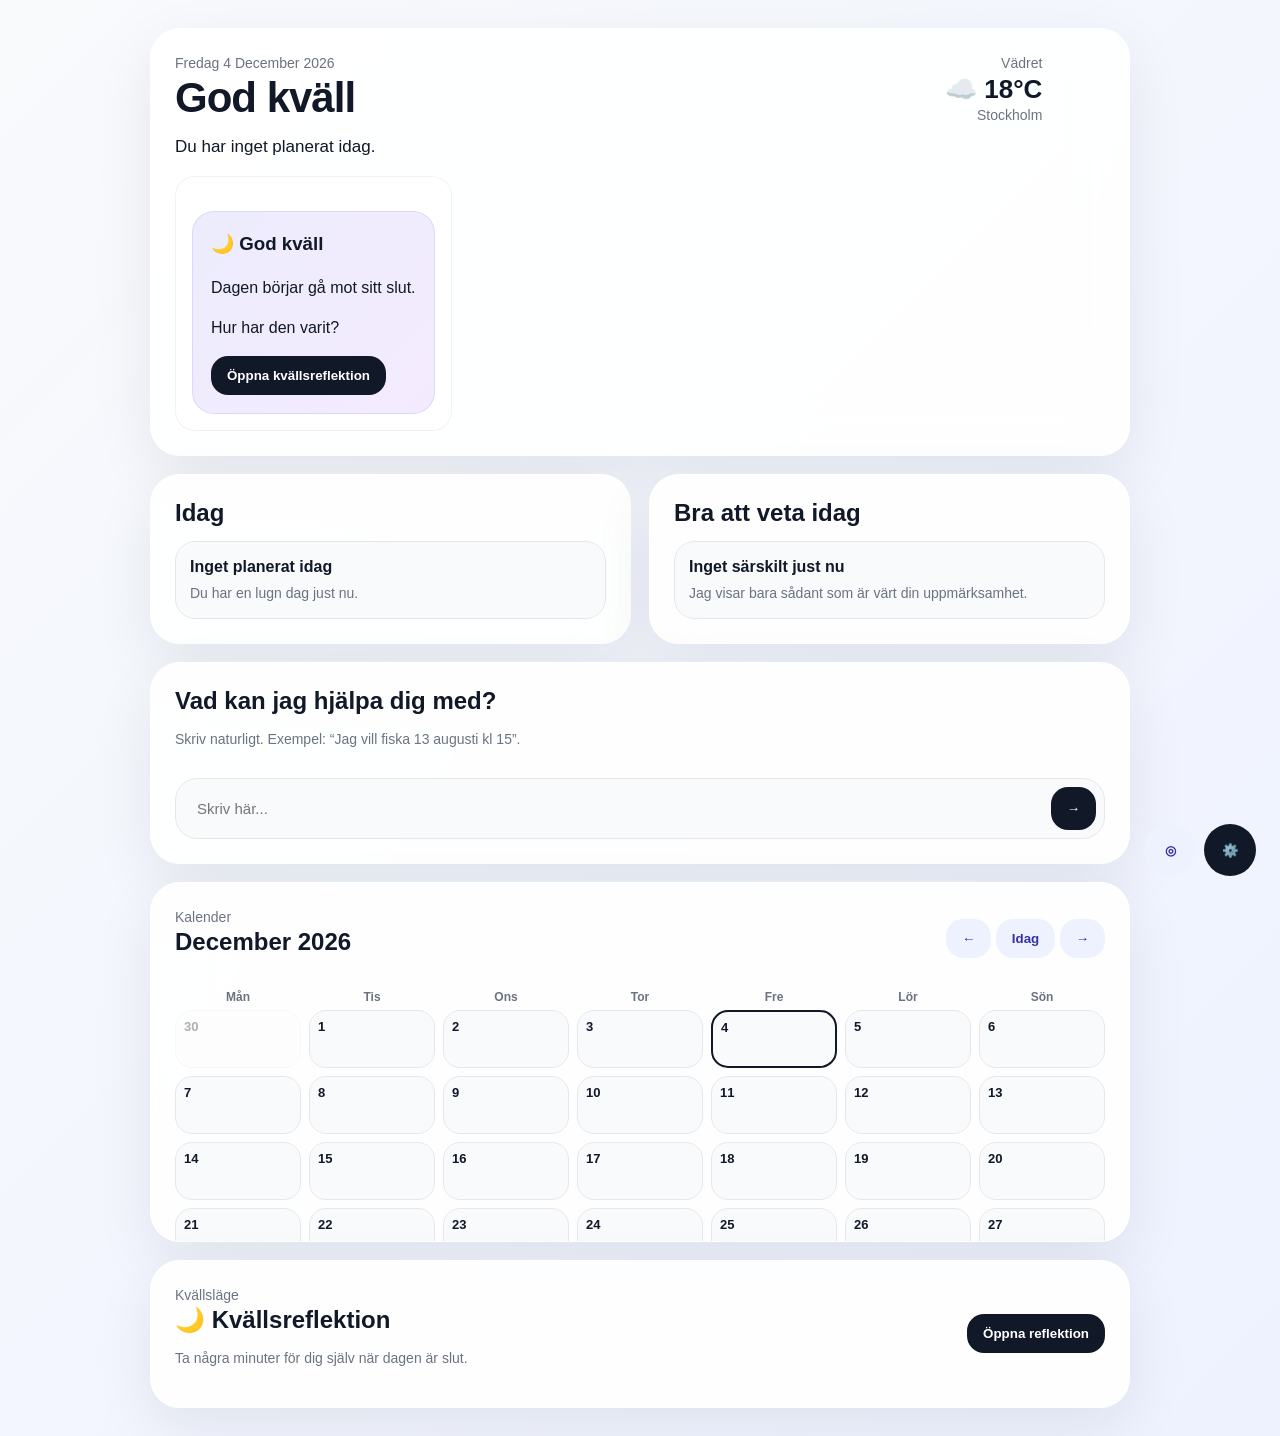
<file: index.html>
<!DOCTYPE html>
<html lang="sv">
<head>
  <meta charset="UTF-8" />
  <meta name="viewport" content="width=device-width, initial-scale=1.0" />
  <title>MyDay</title>

  <link rel="stylesheet" href="style.css" />
  <link rel="manifest" href="manifest.json" />
  <meta name="theme-color" content="#111827" />
</head>

<body>
  <div id="overlay" class="overlay" onclick="closeAllPopups()"></div>

  <button class="floating-button memory-button" onclick="openMemory()">◎</button>
  <button class="floating-button settings-button" onclick="openSettings()">⚙️</button>

  <main class="page">
    <section class="app">

      <section class="card top">
        <div>
          <div class="muted" id="dateText"></div>
          <h1 id="greeting">God dag</h1>
          <div id="dailySummary" class="summary"></div>
          <div id="focusCard" class="focus-card"></div>
        </div>

        <div id="weatherCard" class="weather weather-card" onclick="openWeather()">
          <div class="weather-header">
            <div>
              <div class="muted">Vädret</div>
              <strong>☁️ 18°C</strong>
              <div id="weatherCity" class="muted">Stockholm</div>
            </div>

            <button
              id="weatherCloseBtn"
              style="display:none;"
              onclick="event.stopPropagation(); closeAllPopups()"
            >
              Stäng
            </button>
          </div>

          <div id="forecast" class="forecast-grid" style="display:none;">
            <div class="forecast-day">Mån<br>☁️<br><strong>18°</strong></div>
            <div class="forecast-day">Tis<br>🌤️<br><strong>21°</strong></div>
            <div class="forecast-day">Ons<br>🌧️<br><strong>16°</strong></div>
            <div class="forecast-day">Tor<br>☀️<br><strong>23°</strong></div>
            <div class="forecast-day">Fre<br>☀️<br><strong>24°</strong></div>
            <div class="forecast-day">Lör<br>🌤️<br><strong>20°</strong></div>
            <div class="forecast-day">Sön<br>🌧️<br><strong>17°</strong></div>
          </div>
        </div>
      </section>

      <section class="grid">
        <section class="card">
          <h2>Idag</h2>
          <div id="todayList" class="list"></div>
        </section>

        <section class="card">
          <h2>Bra att veta idag</h2>
          <div id="goodToKnowList" class="list"></div>
        </section>
      </section>

      <section class="card assistant">
        <div>
          <h2>Vad kan jag hjälpa dig med?</h2>
          <p class="muted">
            Skriv naturligt. Exempel: “Jag vill fiska 13 augusti kl 15”.
          </p>
        </div>

        <div id="chat" class="chat"></div>

        <div class="input-row">
          <input id="userInput" placeholder="Skriv här..." />
          <button onclick="sendMessage()">→</button>
        </div>
      </section>

      <section id="calendarCard" class="card calendar-card" onclick="openCalendar()">
        <div class="calendar-header">
          <div>
            <div class="muted">Kalender</div>
            <h2 id="monthTitle"></h2>
          </div>

          <div>
            <button class="secondary" onclick="event.stopPropagation(); previousMonth()">←</button>
            <button class="secondary" onclick="event.stopPropagation(); goToday()">Idag</button>
            <button class="secondary" onclick="event.stopPropagation(); nextMonth()">→</button>
            <button
              id="closeBtn"
              style="display:none;"
              onclick="event.stopPropagation(); closeAllPopups()"
            >
              Stäng
            </button>
          </div>
        </div>

        <div class="weekdays">
          <div class="weekday">Mån</div>
          <div class="weekday">Tis</div>
          <div class="weekday">Ons</div>
          <div class="weekday">Tor</div>
          <div class="weekday">Fre</div>
          <div class="weekday">Lör</div>
          <div class="weekday">Sön</div>
        </div>

        <div id="calendarGrid" class="calendar-grid"></div>
      </section>

      <section class="card evening-entry-card">
        <div>
          <div class="muted">Kvällsläge</div>
          <h2>🌙 Kvällsreflektion</h2>
          <p class="muted">Ta några minuter för dig själv när dagen är slut.</p>
        </div>

        <button onclick="openEveningMode()">Öppna reflektion</button>
      </section>

    </section>
  </main>

  <section id="dayPanel" class="card day-panel">
    <div class="settings-header">
      <div>
        <div class="muted">Dagsvy</div>
        <h1 id="selectedDayTitle"></h1>
        <div id="selectedDaySummary" class="muted"></div>
      </div>

      <button onclick="closeAllPopups()">Stäng</button>
    </div>

    <h2>Bokat</h2>
    <div id="selectedDayEvents" class="day-events"></div>

    <h2 id="eventFormTitle">Lägg till</h2>

    <div class="event-form">
      <div>
        <label>Vad?</label>
        <div class="field">
          <input id="newEventTitle" placeholder="Exempel: Handla" />
        </div>
      </div>

      <div>
        <label>Tid</label>
        <div class="field">
          <input id="newEventTime" placeholder="17:00" />
        </div>
      </div>

      <div>
        <label>Längd</label>
        <div class="field">
          <input id="newEventDuration" placeholder="60" />
        </div>
      </div>

      <div>
        <label>Anteckning</label>
        <div class="field">
          <textarea
            id="newEventNote"
            placeholder="Exempel:
1 gurka
1 macka
1 päron"
          ></textarea>
        </div>
      </div>

      <div style="display:flex; gap:10px; align-items:end; flex-wrap:wrap;">
        <button id="saveEventButton" onclick="addEventFromDayPanel()">Spara händelse</button>
        <button class="secondary" onclick="resetEventForm()">Avbryt</button>
      </div>
    </div>
  </section>

  <section id="settingsCard" class="card settings-card">
    <div class="settings-header">
      <div>
        <div class="muted">Inställningar</div>
        <h1>Anpassa</h1>
      </div>

      <button onclick="closeAllPopups()">Stäng</button>
    </div>

    <div class="settings-grid">
      <div>
        <label>Plats för väder</label>
        <div class="field">
          <input id="cityInput" placeholder="Stockholm" />
        </div>
      </div>

      <div>
        <label>Assistentens ton</label>
        <div class="field">
          <select id="styleInput">
            <option>Professionell</option>
            <option>Vänlig</option>
            <option>Mer detaljerad</option>
          </select>
        </div>
      </div>

      <div>
        <label>Demo-data</label>
        <button onclick="addDemoData()">Lägg till exempel</button>
      </div>
    </div>

    <br />
    <button onclick="saveSettings()">Spara</button>
  </section>

  <section id="memoryCard" class="card memory-card">
    <div class="settings-header">
      <div>
        <div class="muted">Minnesbank</div>
        <h1>Det jag känner till</h1>
      </div>

      <button onclick="closeAllPopups()">Stäng</button>
    </div>

    <div id="memoryView" class="grid"></div>
    <br />
    <button class="secondary" onclick="clearMemory()">Rensa minne</button>
  </section>

  <section id="eveningMode" class="evening-mode">
    <div class="evening-shell">
      <button class="secondary" onclick="closeEveningMode()">← Tillbaka till dagen</button>

      <div class="evening-header">
        <div class="muted">Kvällsreflektion</div>
        <h1>🌙 Hur var dagen?</h1>
        <p>Vad vill du få ur huvudet idag?</p>
      </div>

      <div class="reflection-methods">
        <button class="method active">✍️ Skriv</button>
        <button class="method" onclick="comingSoon('Röst')">🎙️ Prata</button>
        <button class="method" onclick="comingSoon('Bild')">📷 Ta bild</button>
      </div>

      <textarea
        id="reflectionInput"
        placeholder="Skriv fritt. Det behöver inte vara perfekt."
      ></textarea>

      <button onclick="saveReflection()">Spara reflektion</button>

      <div class="reflection-history">
        <h2>Tidigare reflektioner</h2>
        <div id="reflectionList" class="list"></div>
      </div>
    </div>
  </section>

  <section id="reflectionReader" class="reflection-reader">
    <div class="reflection-reader-shell">
      <button class="secondary" onclick="closeReflectionReader()">← Tillbaka</button>

      <div class="evening-header">
        <div class="muted">Reflektion</div>
        <h1 id="reflectionReaderDate"></h1>
      </div>

      <div id="reflectionReaderText" class="reflection-reader-text"></div>

      <button class="action danger" onclick="deleteOpenedReflection()">Ta bort reflektion</button>
    </div>
  </section>

  <script src="app.js"></script>
</body>
</html>
</file>
<file: style.css>
* { box-sizing: border-box; }

body {
  margin: 0;
  font-family: Inter, Arial, sans-serif;
  background: linear-gradient(135deg, #f8fafc, #eef2ff);
  color: #111827;
}

.page {
  min-height: 100vh;
  display: flex;
  justify-content: center;
  padding: 28px;
}

.app {
  width: 100%;
  max-width: 980px;
  display: grid;
  gap: 18px;
}

.card {
  background: rgba(255,255,255,0.9);
  backdrop-filter: blur(24px);
  border: 1px solid rgba(255,255,255,0.9);
  border-radius: 30px;
  padding: 24px;
  box-shadow: 0 20px 60px rgba(15, 23, 42, 0.08);
  transition: 0.25s ease;
}

.card:hover, button:hover, .day:hover, .action:hover {
  transform: translateY(-3px);
  box-shadow: 0 24px 70px rgba(15, 23, 42, 0.13);
}

.top {
  display: flex;
  justify-content: space-between;
  align-items: flex-start;
  gap: 20px;
}

h1, h2, h3, p { margin-top: 0; }

h1 {
  font-size: 42px;
  margin-bottom: 10px;
  letter-spacing: -1px;
}

h2 {
  font-size: 24px;
  margin-bottom: 14px;
}

.muted {
  color: #6b7280;
  font-size: 14px;
  line-height: 1.5;
}

.summary {
  font-size: 17px;
  line-height: 1.5;
  margin-top: 12px;
  max-width: 580px;
}

.weather {
  text-align: right;
  cursor: pointer;
  min-width: 160px;
}

.weather strong {
  display: block;
  font-size: 26px;
}

.grid {
  display: grid;
  grid-template-columns: 1fr 1fr;
  gap: 18px;
}

.list {
  display: grid;
  gap: 10px;
}

.item {
  background: #f8fafc;
  border: 1px solid #e5e7eb;
  border-radius: 20px;
  padding: 14px;
  line-height: 1.4;
}

.item-title {
  font-weight: 900;
  margin-bottom: 4px;
}

.time {
  font-weight: 900;
  margin-right: 8px;
}

.actions {
  display: flex;
  flex-wrap: wrap;
  gap: 8px;
  margin-top: 10px;
}

.action {
  border: none;
  background: #eef2ff;
  color: #3730a3;
  border-radius: 999px;
  padding: 8px 11px;
  cursor: pointer;
  font-size: 12px;
  font-weight: 800;
  transition: 0.25s ease;
}

.danger {
  background: #fee2e2;
  color: #991b1b;
}

.assistant {
  display: grid;
  gap: 14px;
}

.chat {
  display: none;
  max-height: 280px;
  overflow-y: auto;
  background: #f8fafc;
  border: 1px solid #e5e7eb;
  border-radius: 22px;
  padding: 12px;
}

.chat.show { display: block; }

.message {
  max-width: 82%;
  padding: 12px 14px;
  border-radius: 18px;
  margin-bottom: 10px;
  font-size: 14px;
  line-height: 1.4;
  animation: popIn 0.2s ease;
}

@keyframes popIn {
  from { opacity: 0; transform: translateY(8px); }
  to { opacity: 1; transform: translateY(0); }
}

.ai {
  background: white;
  border: 1px solid #e5e7eb;
}

.user {
  background: #111827;
  color: white;
  margin-left: auto;
}

.input-row {
  display: flex;
  gap: 10px;
  background: #f8fafc;
  padding: 8px;
  border-radius: 22px;
  border: 1px solid #e5e7eb;
}

input, select, textarea {
  border: none;
  outline: none;
  background: transparent;
  padding: 13px;
  font-size: 15px;
  width: 100%;
  font-family: inherit;
}

textarea {
  min-height: 150px;
  resize: vertical;
  background: #f8fafc;
  border: 1px solid #e5e7eb;
  border-radius: 22px;
  line-height: 1.5;
}

button {
  border: none;
  background: #111827;
  color: white;
  border-radius: 17px;
  padding: 12px 16px;
  cursor: pointer;
  font-weight: 800;
  transition: 0.25s ease;
  white-space: nowrap;
}

button.secondary {
  background: #eef2ff;
  color: #3730a3;
}

.calendar-card {
  cursor: pointer;
  max-height: 360px;
  overflow: hidden;
}

.calendar-card.fullscreen,
.weather-card.fullscreen,
.settings-card.fullscreen,
.memory-card.fullscreen,
.day-panel.fullscreen {
  position: fixed;
  inset: 20px;
  z-index: 20;
  max-height: none;
  overflow: auto;
  cursor: default;
}

.calendar-header, .weather-header, .settings-header {
  display: flex;
  justify-content: space-between;
  align-items: center;
  gap: 16px;
  margin-bottom: 14px;
}

.weekdays, .calendar-grid, .forecast-grid {
  display: grid;
  grid-template-columns: repeat(7, 1fr);
  gap: 8px;
}

.weekday {
  text-align: center;
  color: #6b7280;
  font-size: 12px;
  font-weight: 900;
  padding: 6px;
}

.day {
  min-height: 58px;
  background: #f8fafc;
  border: 1px solid #e5e7eb;
  border-radius: 17px;
  padding: 8px;
  transition: 0.25s ease;
}

.fullscreen .day { min-height: 120px; }
.day.other-month { opacity: 0.35; }
.day.today { border: 2px solid #111827; }

.day-number {
  font-weight: 900;
  font-size: 13px;
  margin-bottom: 6px;
}

.dots {
  display: flex;
  gap: 4px;
  flex-wrap: wrap;
  margin-top: 6px;
}

.dot {
  width: 7px;
  height: 7px;
  border-radius: 50%;
  background: #111827;
}

.forecast-grid { margin-top: 18px; }

.forecast-day {
  background: #f8fafc;
  border-radius: 20px;
  padding: 16px;
  text-align: center;
  border: 1px solid #e5e7eb;
}

.floating-button {
  position: fixed;
  bottom: 24px;
  width: 52px;
  height: 52px;
  border-radius: 50%;
  z-index: 5;
}

.settings-button { right: 24px; }

.memory-button {
  right: 84px;
  background: #eef2ff;
  color: #3730a3;
}

.settings-card, .memory-card, .day-panel { display: none; }
.settings-card.show, .memory-card.show, .day-panel.show { display: block; }

.settings-grid, .event-form {
  display: grid;
  grid-template-columns: 1fr 1fr;
  gap: 18px;
}

label {
  display: block;
  font-weight: 900;
  margin-bottom: 8px;
}

.field {
  background: #f8fafc;
  border: 1px solid #e5e7eb;
  border-radius: 18px;
  padding: 4px;
}

.day-events {
  display: grid;
  gap: 12px;
  margin-bottom: 22px;
}

.calendar-event {
  display: flex;
  justify-content: space-between;
  align-items: center;
  gap: 14px;
  background: #f8fafc;
  border: 1px solid #e5e7eb;
  border-radius: 20px;
  padding: 14px;
}

.event-time {
  font-weight: 900;
  min-width: 90px;
}

.reflection-card {
  display: grid;
  gap: 14px;
}

.reflection-prompts {
  display: flex;
  flex-wrap: wrap;
  gap: 8px;
}

.reflection-prompts span {
  background: #eef2ff;
  color: #3730a3;
  border-radius: 999px;
  padding: 8px 11px;
  font-size: 12px;
  font-weight: 800;
}

.reflection-history {
  margin-top: 10px;
}

.overlay {
  display: none;
  position: fixed;
  inset: 0;
  background: rgba(15, 23, 42, 0.35);
  z-index: 10;
}

.overlay.show { display: block; }

@media (max-width: 800px) {
  .page { padding: 16px; padding-bottom: 96px; }
  h1 { font-size: 34px; }

  .top, .grid, .settings-grid, .event-form {
    grid-template-columns: 1fr;
    display: grid;
  }

  .weather { text-align: left; }

  .weekdays, .calendar-grid, .forecast-grid { gap: 5px; }

  .day {
    min-height: 48px;
    border-radius: 13px;
  }

  .calendar-event {
    align-items: flex-start;
    flex-direction: column;
  }

  .floating-button {
    bottom: 18px;
  }
}


.evening-entry-card {
  display: flex;
  justify-content: space-between;
  align-items: center;
  gap: 18px;
}

.evening-mode {
  display: none;
  position: fixed;
  inset: 0;
  z-index: 50;
  background:
    radial-gradient(circle at top, rgba(99,102,241,0.18), transparent 35%),
    linear-gradient(135deg, #111827, #1e1b4b);
  color: white;
  overflow-y: auto;
  padding: 28px;
}

.evening-mode.show {
  display: block;
}

.evening-shell {
  max-width: 850px;
  margin: 0 auto;
  display: grid;
  gap: 20px;
}

.evening-header {
  margin-top: 30px;
}

.evening-header h1 {
  color: white;
}

.evening-header p {
  color: #cbd5e1;
  font-size: 18px;
}

.evening-mode .muted {
  color: #cbd5e1;
}

.reflection-methods {
  display: flex;
  flex-wrap: wrap;
  gap: 10px;
}

.method {
  background: rgba(255,255,255,0.12);
  color: white;
  border: 1px solid rgba(255,255,255,0.18);
}

.method.active {
  background: white;
  color: #111827;
}

.evening-mode textarea {
  min-height: 240px;
  background: rgba(255,255,255,0.1);
  color: white;
  border: 1px solid rgba(255,255,255,0.18);
}

.evening-mode textarea::placeholder {
  color: #cbd5e1;
}

.evening-mode .item {
  background: rgba(255,255,255,0.1);
  border: 1px solid rgba(255,255,255,0.16);
  color: white;
}

.evening-mode .item .muted {
  color: #d1d5db;
}

@media (max-width: 800px) {
  .evening-entry-card {
    flex-direction: column;
    align-items: flex-start;
  }

  .evening-mode {
    padding: 18px;
  }

  .reflection-date-card {
  display: flex;
  justify-content: space-between;
  align-items: center;
  gap: 14px;
  cursor: pointer;
}

.reflection-date-card:hover {
  transform: translateY(-3px);
}

.reflection-reader {
  display: none;
  position: fixed;
  inset: 0;
  z-index: 70;
  background:
    radial-gradient(circle at top, rgba(99,102,241,0.18), transparent 35%),
    linear-gradient(135deg, #111827, #1e1b4b);
  color: white;
  overflow-y: auto;
  padding: 28px;
}

.reflection-reader.show {
  display: block;
}

.reflection-reader-shell {
  max-width: 760px;
  margin: 0 auto;
  display: grid;
  gap: 22px;
}

.reflection-reader-text {
  white-space: pre-wrap;
  line-height: 1.8;
  font-size: 18px;
  background: rgba(255,255,255,0.1);
  border: 1px solid rgba(255,255,255,0.16);
  border-radius: 26px;
  padding: 24px;
}

@media (max-width: 800px) {
  .reflection-reader {
    padding: 18px;
  }

  .reflection-reader-text {
    font-size: 16px;
  }
}
}

.reflection-reader {
  display: none;
  position: fixed;
  inset: 0;
  z-index: 9999;
  background:
    radial-gradient(circle at top, rgba(99,102,241,0.18), transparent 35%),
    linear-gradient(135deg, #111827, #1e1b4b);
  color: white;
  overflow-y: auto;
  padding: 28px;
}

.reflection-reader.show {
  display: block;
}

.reflection-reader-shell {
  max-width: 760px;
  margin: 0 auto;
  display: grid;
  gap: 22px;
}

.reflection-reader-text {
  white-space: pre-wrap;
  line-height: 1.8;
  font-size: 18px;
  background: rgba(255,255,255,0.1);
  border: 1px solid rgba(255,255,255,0.16);
  border-radius: 26px;
  padding: 24px;
}

.reflection-date-card {
  cursor: pointer;
}

.focus-card {
  margin-top: 16px;
  padding: 16px;
  border-radius: 20px;
  background: rgba(255,255,255,0.65);
  border: 1px solid rgba(0,0,0,0.05);
  line-height: 1.5;
}

.focus-title {
  font-weight: 700;
  margin-bottom: 6px;
}

.evening-invitation {
  margin-top: 18px;
  padding: 18px;
  border-radius: 22px;
  background: linear-gradient(
    135deg,
    rgba(99,102,241,0.12),
    rgba(168,85,247,0.12)
  );
  border: 1px solid rgba(99,102,241,0.15);
}

.evening-invitation h3 {
  margin-top: 0;
}

.evening-question {
  margin-top: 18px;
  padding: 18px;
  border-radius: 22px;
  background: rgba(255,255,255,0.1);
  border: 1px solid rgba(255,255,255,0.16);
  color: white;
  font-size: 18px;
  line-height: 1.5;
}

@media (max-width: 800px) {
  body {
    -webkit-tap-highlight-color: transparent;
  }

  button,
  input,
  textarea,
  select {
    font-size: 16px;
  }

  button {
    min-height: 46px;
  }

  .card {
    border-radius: 24px;
    padding: 20px;
  }

  .app {
    gap: 14px;
  }

  .top {
    gap: 14px;
  }

  .calendar-card.fullscreen,
  .weather-card.fullscreen,
  .settings-card.fullscreen,
  .memory-card.fullscreen,
  .day-panel.fullscreen {
    inset: 10px;
    border-radius: 26px;
  }

  .evening-mode,
  .reflection-reader {
    padding: 16px;
  }

  .evening-shell,
  .reflection-reader-shell {
    gap: 16px;
  }

  .evening-header {
    margin-top: 18px;
  }

  .evening-mode textarea {
    min-height: 260px;
  }

  .reflection-methods button {
    flex: 1;
  }

  .floating-button {
    width: 56px;
    height: 56px;
  }
}

.event-note {
  margin-top: 10px;
  white-space: pre-wrap;
  line-height: 1.5;
}

.event-form textarea {
  width: 100%;
  min-height: 110px;
  border: none;
  outline: none;
  resize: vertical;
  background: transparent;
  font: inherit;
}

.memory-section {
  display: grid;
  gap: 10px;
}

.memory-item {
  display: flex;
  justify-content: space-between;
  align-items: center;
  gap: 14px;
  background: #f8fafc;
  border: 1px solid #e5e7eb;
  border-radius: 20px;
  padding: 14px;
}

@media (max-width: 800px) {
  #memoryView {
    display: grid;
    grid-template-columns: 1fr;
    gap: 18px;
  }

  .memory-item {
    align-items: flex-start;
    flex-direction: column;
  }

  .memory-item button {
    width: 100%;
  }
}

@media (max-width: 800px) {
  body {
    overflow-x: hidden;
  }

  .page {
    padding: 10px;
    padding-bottom: 90px;
  }

  .app {
    gap: 10px;
    max-width: 100%;
  }

  .card {
    padding: 16px;
    border-radius: 22px;
  }

  .card:hover,
  button:hover,
  .day:hover,
  .action:hover {
    transform: none;
  }

  h1 {
    font-size: 28px;
    margin-bottom: 6px;
  }

  h2 {
    font-size: 19px;
    margin-bottom: 8px;
  }

  h3 {
    margin-bottom: 6px;
  }

  .muted {
    font-size: 13px;
  }

  .summary {
    font-size: 14px;
    margin-top: 6px;
  }

  .top {
    display: grid;
    grid-template-columns: 1fr;
    gap: 10px;
  }

  .weather {
    text-align: left;
    min-width: 0;
  }

  .weather strong {
    font-size: 22px;
  }

  .grid {
    grid-template-columns: 1fr;
    gap: 10px;
  }

  .item {
    padding: 12px;
    border-radius: 16px;
  }

  .assistant {
    gap: 10px;
  }

  .input-row {
    border-radius: 18px;
  }

  input,
  select,
  textarea {
    font-size: 16px;
    padding: 11px;
  }

  button {
    min-height: 44px;
    padding: 10px 14px;
    border-radius: 15px;
  }

  .calendar-card {
    max-height: 300px;
  }

  .calendar-header {
    align-items: flex-start;
    flex-direction: column;
    gap: 10px;
  }

  .calendar-header > div:last-child {
    display: flex;
    flex-wrap: wrap;
    gap: 6px;
  }

  .weekdays,
  .calendar-grid {
    gap: 4px;
  }

  .weekday {
    font-size: 11px;
    padding: 4px;
  }

  .day {
    min-height: 40px;
    padding: 5px;
    border-radius: 12px;
  }

  .day-number {
    font-size: 12px;
    margin-bottom: 3px;
  }

  .dot {
    width: 5px;
    height: 5px;
  }

  .fullscreen .day {
    min-height: 72px;
  }

  .calendar-card.fullscreen,
  .weather-card.fullscreen,
  .settings-card.fullscreen,
  .memory-card.fullscreen,
  .day-panel.fullscreen {
    inset: 8px;
    padding: 16px;
    border-radius: 24px;
  }

  .event-form,
  .settings-grid {
    grid-template-columns: 1fr;
    gap: 10px;
  }

  .calendar-event {
    padding: 12px;
    border-radius: 18px;
  }

  .event-time {
    min-width: auto;
  }

  .actions {
    width: 100%;
  }

  .actions button {
    flex: 1;
  }

  .evening-entry-card {
    align-items: flex-start;
    flex-direction: column;
  }

  .evening-mode,
  .reflection-reader {
    padding: 14px;
  }

  .evening-shell,
  .reflection-reader-shell {
    gap: 14px;
  }

  .evening-header {
    margin-top: 12px;
  }

  .evening-header h1 {
    font-size: 30px;
  }

  .reflection-methods {
    gap: 8px;
  }

  .reflection-methods button {
    flex: 1;
    padding: 10px;
  }

  .evening-mode textarea {
    min-height: 220px;
  }

  .reflection-reader-text {
    font-size: 16px;
    padding: 18px;
    border-radius: 22px;
  }

  .memory-item {
    flex-direction: column;
    align-items: flex-start;
    gap: 10px;
  }

  .memory-item button {
    width: 100%;
  }

  .floating-button {
    width: 52px;
    height: 52px;
    bottom: 16px;
  }

  .settings-button {
    right: 16px;
  }

  .memory-button {
    right: 76px;
  }
}
</file>
<file: hem.css>
* { box-sizing: border-box; }

body {
  margin: 0;
  font-family: Inter, Arial, sans-serif;
  background: linear-gradient(135deg, #f8fafc, #eef2ff);
  color: #111827;
}

.page {
  min-height: 100vh;
  display: flex;
  justify-content: center;
  padding: 28px;
}

.app {
  width: 100%;
  max-width: 980px;
  display: grid;
  gap: 18px;
}

.card {
  background: rgba(255,255,255,0.9);
  backdrop-filter: blur(24px);
  border: 1px solid rgba(255,255,255,0.9);
  border-radius: 30px;
  padding: 24px;
  box-shadow: 0 20px 60px rgba(15, 23, 42, 0.08);
  transition: 0.25s ease;
}

.card:hover, button:hover, .day:hover, .action:hover {
  transform: translateY(-3px);
  box-shadow: 0 24px 70px rgba(15, 23, 42, 0.13);
}

.top {
  display: flex;
  justify-content: space-between;
  align-items: flex-start;
  gap: 20px;
}

h1, h2, h3, p { margin-top: 0; }

h1 {
  font-size: 42px;
  margin-bottom: 10px;
  letter-spacing: -1px;
}

h2 {
  font-size: 24px;
  margin-bottom: 14px;
}

.muted {
  color: #6b7280;
  font-size: 14px;
  line-height: 1.5;
}

.summary {
  font-size: 17px;
  line-height: 1.5;
  margin-top: 12px;
  max-width: 580px;
}

.weather {
  text-align: right;
  cursor: pointer;
  min-width: 160px;
}

.weather strong {
  display: block;
  font-size: 26px;
}

.grid {
  display: grid;
  grid-template-columns: 1fr 1fr;
  gap: 18px;
}

.list {
  display: grid;
  gap: 10px;
}

.item {
  background: #f8fafc;
  border: 1px solid #e5e7eb;
  border-radius: 20px;
  padding: 14px;
  line-height: 1.4;
}

.item-title {
  font-weight: 900;
  margin-bottom: 4px;
}

.time {
  font-weight: 900;
  margin-right: 8px;
}

.actions {
  display: flex;
  flex-wrap: wrap;
  gap: 8px;
  margin-top: 10px;
}

.action {
  border: none;
  background: #eef2ff;
  color: #3730a3;
  border-radius: 999px;
  padding: 8px 11px;
  cursor: pointer;
  font-size: 12px;
  font-weight: 800;
  transition: 0.25s ease;
}

.danger {
  background: #fee2e2;
  color: #991b1b;
}

.assistant {
  display: grid;
  gap: 14px;
}

.chat {
  display: none;
  max-height: 280px;
  overflow-y: auto;
  background: #f8fafc;
  border: 1px solid #e5e7eb;
  border-radius: 22px;
  padding: 12px;
}

.chat.show { display: block; }

.message {
  max-width: 82%;
  padding: 12px 14px;
  border-radius: 18px;
  margin-bottom: 10px;
  font-size: 14px;
  line-height: 1.4;
  animation: popIn 0.2s ease;
}

@keyframes popIn {
  from { opacity: 0; transform: translateY(8px); }
  to { opacity: 1; transform: translateY(0); }
}

.ai {
  background: white;
  border: 1px solid #e5e7eb;
}

.user {
  background: #111827;
  color: white;
  margin-left: auto;
}

.input-row {
  display: flex;
  gap: 10px;
  background: #f8fafc;
  padding: 8px;
  border-radius: 22px;
  border: 1px solid #e5e7eb;
}

input, select, textarea {
  border: none;
  outline: none;
  background: transparent;
  padding: 13px;
  font-size: 15px;
  width: 100%;
  font-family: inherit;
}

textarea {
  min-height: 150px;
  resize: vertical;
  background: #f8fafc;
  border: 1px solid #e5e7eb;
  border-radius: 22px;
  line-height: 1.5;
}

button {
  border: none;
  background: #111827;
  color: white;
  border-radius: 17px;
  padding: 12px 16px;
  cursor: pointer;
  font-weight: 800;
  transition: 0.25s ease;
  white-space: nowrap;
}

button.secondary {
  background: #eef2ff;
  color: #3730a3;
}

.calendar-card {
  cursor: pointer;
  max-height: 360px;
  overflow: hidden;
}

.calendar-card.fullscreen,
.weather-card.fullscreen,
.settings-card.fullscreen,
.memory-card.fullscreen,
.day-panel.fullscreen {
  position: fixed;
  inset: 20px;
  z-index: 20;
  max-height: none;
  overflow: auto;
  cursor: default;
}

.calendar-header, .weather-header, .settings-header {
  display: flex;
  justify-content: space-between;
  align-items: center;
  gap: 16px;
  margin-bottom: 14px;
}

.weekdays, .calendar-grid, .forecast-grid {
  display: grid;
  grid-template-columns: repeat(7, 1fr);
  gap: 8px;
}

.weekday {
  text-align: center;
  color: #6b7280;
  font-size: 12px;
  font-weight: 900;
  padding: 6px;
}

.day {
  min-height: 58px;
  background: #f8fafc;
  border: 1px solid #e5e7eb;
  border-radius: 17px;
  padding: 8px;
  transition: 0.25s ease;
}

.fullscreen .day { min-height: 120px; }
.day.other-month { opacity: 0.35; }
.day.today { border: 2px solid #111827; }

.day-number {
  font-weight: 900;
  font-size: 13px;
  margin-bottom: 6px;
}

.dots {
  display: flex;
  gap: 4px;
  flex-wrap: wrap;
  margin-top: 6px;
}

.dot {
  width: 7px;
  height: 7px;
  border-radius: 50%;
  background: #111827;
}

.forecast-grid { margin-top: 18px; }

.forecast-day {
  background: #f8fafc;
  border-radius: 20px;
  padding: 16px;
  text-align: center;
  border: 1px solid #e5e7eb;
}

.floating-button {
  position: fixed;
  bottom: 24px;
  width: 52px;
  height: 52px;
  border-radius: 50%;
  z-index: 5;
}

.settings-button { right: 24px; }

.memory-button {
  right: 84px;
  background: #eef2ff;
  color: #3730a3;
}

.settings-card, .memory-card, .day-panel { display: none; }
.settings-card.show, .memory-card.show, .day-panel.show { display: block; }

.settings-grid, .event-form {
  display: grid;
  grid-template-columns: 1fr 1fr;
  gap: 18px;
}

label {
  display: block;
  font-weight: 900;
  margin-bottom: 8px;
}

.field {
  background: #f8fafc;
  border: 1px solid #e5e7eb;
  border-radius: 18px;
  padding: 4px;
}

.day-events {
  display: grid;
  gap: 12px;
  margin-bottom: 22px;
}

.calendar-event {
  display: flex;
  justify-content: space-between;
  align-items: center;
  gap: 14px;
  background: #f8fafc;
  border: 1px solid #e5e7eb;
  border-radius: 20px;
  padding: 14px;
}

.event-time {
  font-weight: 900;
  min-width: 90px;
}

.reflection-card {
  display: grid;
  gap: 14px;
}

.reflection-prompts {
  display: flex;
  flex-wrap: wrap;
  gap: 8px;
}

.reflection-prompts span {
  background: #eef2ff;
  color: #3730a3;
  border-radius: 999px;
  padding: 8px 11px;
  font-size: 12px;
  font-weight: 800;
}

.reflection-history {
  margin-top: 10px;
}

.overlay {
  display: none;
  position: fixed;
  inset: 0;
  background: rgba(15, 23, 42, 0.35);
  z-index: 10;
}

.overlay.show { display: block; }

@media (max-width: 800px) {
  .page { padding: 16px; padding-bottom: 96px; }
  h1 { font-size: 34px; }

  .top, .grid, .settings-grid, .event-form {
    grid-template-columns: 1fr;
    display: grid;
  }

  .weather { text-align: left; }

  .weekdays, .calendar-grid, .forecast-grid { gap: 5px; }

  .day {
    min-height: 48px;
    border-radius: 13px;
  }

  .calendar-event {
    align-items: flex-start;
    flex-direction: column;
  }

  .floating-button {
    bottom: 18px;
  }
}


.evening-entry-card {
  display: flex;
  justify-content: space-between;
  align-items: center;
  gap: 18px;
}

.evening-mode {
  display: none;
  position: fixed;
  inset: 0;
  z-index: 50;
  background:
    radial-gradient(circle at top, rgba(99,102,241,0.18), transparent 35%),
    linear-gradient(135deg, #111827, #1e1b4b);
  color: white;
  overflow-y: auto;
  padding: 28px;
}

.evening-mode.show {
  display: block;
}

.evening-shell {
  max-width: 850px;
  margin: 0 auto;
  display: grid;
  gap: 20px;
}

.evening-header {
  margin-top: 30px;
}

.evening-header h1 {
  color: white;
}

.evening-header p {
  color: #cbd5e1;
  font-size: 18px;
}

.evening-mode .muted {
  color: #cbd5e1;
}

.reflection-methods {
  display: flex;
  flex-wrap: wrap;
  gap: 10px;
}

.method {
  background: rgba(255,255,255,0.12);
  color: white;
  border: 1px solid rgba(255,255,255,0.18);
}

.method.active {
  background: white;
  color: #111827;
}

.evening-mode textarea {
  min-height: 240px;
  background: rgba(255,255,255,0.1);
  color: white;
  border: 1px solid rgba(255,255,255,0.18);
}

.evening-mode textarea::placeholder {
  color: #cbd5e1;
}

.evening-mode .item {
  background: rgba(255,255,255,0.1);
  border: 1px solid rgba(255,255,255,0.16);
  color: white;
}

.evening-mode .item .muted {
  color: #d1d5db;
}

@media (max-width: 800px) {
  .evening-entry-card {
    flex-direction: column;
    align-items: flex-start;
  }

  .evening-mode {
    padding: 18px;
  }

  .reflection-date-card {
  display: flex;
  justify-content: space-between;
  align-items: center;
  gap: 14px;
  cursor: pointer;
}

.reflection-date-card:hover {
  transform: translateY(-3px);
}

.reflection-reader {
  display: none;
  position: fixed;
  inset: 0;
  z-index: 70;
  background:
    radial-gradient(circle at top, rgba(99,102,241,0.18), transparent 35%),
    linear-gradient(135deg, #111827, #1e1b4b);
  color: white;
  overflow-y: auto;
  padding: 28px;
}

.reflection-reader.show {
  display: block;
}

.reflection-reader-shell {
  max-width: 760px;
  margin: 0 auto;
  display: grid;
  gap: 22px;
}

.reflection-reader-text {
  white-space: pre-wrap;
  line-height: 1.8;
  font-size: 18px;
  background: rgba(255,255,255,0.1);
  border: 1px solid rgba(255,255,255,0.16);
  border-radius: 26px;
  padding: 24px;
}

@media (max-width: 800px) {
  .reflection-reader {
    padding: 18px;
  }

  .reflection-reader-text {
    font-size: 16px;
  }
}
}

.reflection-reader {
  display: none;
  position: fixed;
  inset: 0;
  z-index: 9999;
  background:
    radial-gradient(circle at top, rgba(99,102,241,0.18), transparent 35%),
    linear-gradient(135deg, #111827, #1e1b4b);
  color: white;
  overflow-y: auto;
  padding: 28px;
}

.reflection-reader.show {
  display: block;
}

.reflection-reader-shell {
  max-width: 760px;
  margin: 0 auto;
  display: grid;
  gap: 22px;
}

.reflection-reader-text {
  white-space: pre-wrap;
  line-height: 1.8;
  font-size: 18px;
  background: rgba(255,255,255,0.1);
  border: 1px solid rgba(255,255,255,0.16);
  border-radius: 26px;
  padding: 24px;
}

.reflection-date-card {
  cursor: pointer;
}

.focus-card {
  margin-top: 16px;
  padding: 16px;
  border-radius: 20px;
  background: rgba(255,255,255,0.65);
  border: 1px solid rgba(0,0,0,0.05);
  line-height: 1.5;
}

.focus-title {
  font-weight: 700;
  margin-bottom: 6px;
}

.evening-invitation {
  margin-top: 18px;
  padding: 18px;
  border-radius: 22px;
  background: linear-gradient(
    135deg,
    rgba(99,102,241,0.12),
    rgba(168,85,247,0.12)
  );
  border: 1px solid rgba(99,102,241,0.15);
}

.evening-invitation h3 {
  margin-top: 0;
}

.evening-question {
  margin-top: 18px;
  padding: 18px;
  border-radius: 22px;
  background: rgba(255,255,255,0.1);
  border: 1px solid rgba(255,255,255,0.16);
  color: white;
  font-size: 18px;
  line-height: 1.5;
}

@media (max-width: 800px) {
  body {
    -webkit-tap-highlight-color: transparent;
  }

  button,
  input,
  textarea,
  select {
    font-size: 16px;
  }

  button {
    min-height: 46px;
  }

  .card {
    border-radius: 24px;
    padding: 20px;
  }

  .app {
    gap: 14px;
  }

  .top {
    gap: 14px;
  }

  .calendar-card.fullscreen,
  .weather-card.fullscreen,
  .settings-card.fullscreen,
  .memory-card.fullscreen,
  .day-panel.fullscreen {
    inset: 10px;
    border-radius: 26px;
  }

  .evening-mode,
  .reflection-reader {
    padding: 16px;
  }

  .evening-shell,
  .reflection-reader-shell {
    gap: 16px;
  }

  .evening-header {
    margin-top: 18px;
  }

  .evening-mode textarea {
    min-height: 260px;
  }

  .reflection-methods button {
    flex: 1;
  }

  .floating-button {
    width: 56px;
    height: 56px;
  }
}

.event-note {
  margin-top: 10px;
  white-space: pre-wrap;
  line-height: 1.5;
}

.event-form textarea {
  width: 100%;
  min-height: 110px;
  border: none;
  outline: none;
  resize: vertical;
  background: transparent;
  font: inherit;
}

.memory-section {
  display: grid;
  gap: 10px;
}

.memory-item {
  display: flex;
  justify-content: space-between;
  align-items: center;
  gap: 14px;
  background: #f8fafc;
  border: 1px solid #e5e7eb;
  border-radius: 20px;
  padding: 14px;
}

@media (max-width: 800px) {
  #memoryView {
    display: grid;
    grid-template-columns: 1fr;
    gap: 18px;
  }

  .memory-item {
    align-items: flex-start;
    flex-direction: column;
  }

  .memory-item button {
    width: 100%;
  }
}

@media (max-width: 800px) {
  body {
    overflow-x: hidden;
  }

  .page {
    padding: 10px;
    padding-bottom: 90px;
  }

  .app {
    gap: 10px;
    max-width: 100%;
  }

  .card {
    padding: 16px;
    border-radius: 22px;
  }

  .card:hover,
  button:hover,
  .day:hover,
  .action:hover {
    transform: none;
  }

  h1 {
    font-size: 28px;
    margin-bottom: 6px;
  }

  h2 {
    font-size: 19px;
    margin-bottom: 8px;
  }

  h3 {
    margin-bottom: 6px;
  }

  .muted {
    font-size: 13px;
  }

  .summary {
    font-size: 14px;
    margin-top: 6px;
  }

  .top {
    display: grid;
    grid-template-columns: 1fr;
    gap: 10px;
  }

  .weather {
    text-align: left;
    min-width: 0;
  }

  .weather strong {
    font-size: 22px;
  }

  .grid {
    grid-template-columns: 1fr;
    gap: 10px;
  }

  .item {
    padding: 12px;
    border-radius: 16px;
  }

  .assistant {
    gap: 10px;
  }

  .input-row {
    border-radius: 18px;
  }

  input,
  select,
  textarea {
    font-size: 16px;
    padding: 11px;
  }

  button {
    min-height: 44px;
    padding: 10px 14px;
    border-radius: 15px;
  }

  .calendar-card {
    max-height: 300px;
  }

  .calendar-header {
    align-items: flex-start;
    flex-direction: column;
    gap: 10px;
  }

  .calendar-header > div:last-child {
    display: flex;
    flex-wrap: wrap;
    gap: 6px;
  }

  .weekdays,
  .calendar-grid {
    gap: 4px;
  }

  .weekday {
    font-size: 11px;
    padding: 4px;
  }

  .day {
    min-height: 40px;
    padding: 5px;
    border-radius: 12px;
  }

  .day-number {
    font-size: 12px;
    margin-bottom: 3px;
  }

  .dot {
    width: 5px;
    height: 5px;
  }

  .fullscreen .day {
    min-height: 72px;
  }

  .calendar-card.fullscreen,
  .weather-card.fullscreen,
  .settings-card.fullscreen,
  .memory-card.fullscreen,
  .day-panel.fullscreen {
    inset: 8px;
    padding: 16px;
    border-radius: 24px;
  }

  .event-form,
  .settings-grid {
    grid-template-columns: 1fr;
    gap: 10px;
  }

  .calendar-event {
    padding: 12px;
    border-radius: 18px;
  }

  .event-time {
    min-width: auto;
  }

  .actions {
    width: 100%;
  }

  .actions button {
    flex: 1;
  }

  .evening-entry-card {
    align-items: flex-start;
    flex-direction: column;
  }

  .evening-mode,
  .reflection-reader {
    padding: 14px;
  }

  .evening-shell,
  .reflection-reader-shell {
    gap: 14px;
  }

  .evening-header {
    margin-top: 12px;
  }

  .evening-header h1 {
    font-size: 30px;
  }

  .reflection-methods {
    gap: 8px;
  }

  .reflection-methods button {
    flex: 1;
    padding: 10px;
  }

  .evening-mode textarea {
    min-height: 220px;
  }

  .reflection-reader-text {
    font-size: 16px;
    padding: 18px;
    border-radius: 22px;
  }

  .memory-item {
    flex-direction: column;
    align-items: flex-start;
    gap: 10px;
  }

  .memory-item button {
    width: 100%;
  }

  .floating-button {
    width: 52px;
    height: 52px;
    bottom: 16px;
  }

  .settings-button {
    right: 16px;
  }

  .memory-button {
    right: 76px;
  }
}
</file>
